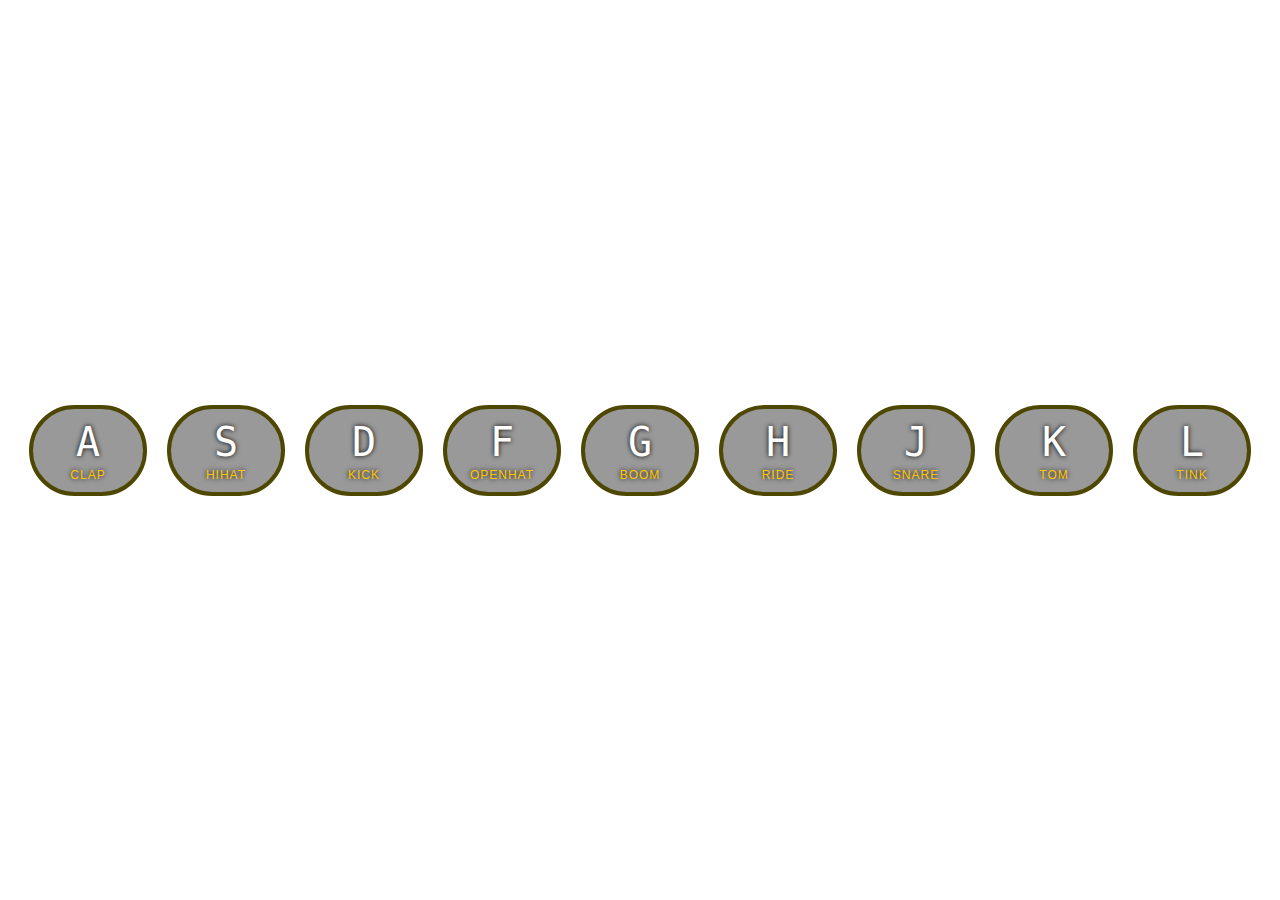
<file: 01 - JavaScript Drum Kit/index.html>
<!DOCTYPE html>
<html lang="en">
  <head>
    <meta charset="UTF-8" />
    <title>JS Drum Kit</title>
    <link rel="stylesheet" href="style.css" />
  </head>
  <body>
    <div class="keys">
      <div data-key="65" class="key">
        <kbd>A</kbd>
        <span class="sound">clap</span>
      </div>
      <div data-key="83" class="key">
        <kbd>S</kbd>
        <span class="sound">hihat</span>
      </div>
      <div data-key="68" class="key">
        <kbd>D</kbd>
        <span class="sound">kick</span>
      </div>
      <div data-key="70" class="key">
        <kbd>F</kbd>
        <span class="sound">openhat</span>
      </div>
      <div data-key="71" class="key">
        <kbd>G</kbd>
        <span class="sound">boom</span>
      </div>
      <div data-key="72" class="key">
        <kbd>H</kbd>
        <span class="sound">ride</span>
      </div>
      <div data-key="74" class="key">
        <kbd>J</kbd>
        <span class="sound">snare</span>
      </div>
      <div data-key="75" class="key">
        <kbd>K</kbd>
        <span class="sound">tom</span>
      </div>
      <div data-key="76" class="key">
        <kbd>L</kbd>
        <span class="sound">tink</span>
      </div>
    </div>

    <audio data-key="65" src="sounds/clap.wav"></audio>
    <audio data-key="83" src="sounds/hihat.wav"></audio>
    <audio data-key="68" src="sounds/kick.wav"></audio>
    <audio data-key="70" src="sounds/openhat.wav"></audio>
    <audio data-key="71" src="sounds/boom.wav"></audio>
    <audio data-key="72" src="sounds/ride.wav"></audio>
    <audio data-key="74" src="sounds/snare.wav"></audio>
    <audio data-key="75" src="sounds/tom.wav"></audio>
    <audio data-key="76" src="sounds/tink.wav"></audio>

    <script>
      function playSound(e) {
        const audio = document.querySelector(`audio[data-key="${e.keyCode}"]`);
        const key = document.querySelector(`.key[data-key="${e.keyCode}"]`);
        if (!audio) return;
        audio.currentTime = 0;
        audio.play();
        key.classList.add("playing");
      }

      function removeClass(e) {
        if (e.propertyName !== "transform") return;
        console.log(e.propertyName);
        this.classList.remove("playing");
      }
      const keys = document.querySelectorAll(".key");
      keys.forEach((key) => key.addEventListener("transitionend", removeClass));

      window.addEventListener("keydown", playSound);
    </script>
  </body>
</html>
</file>
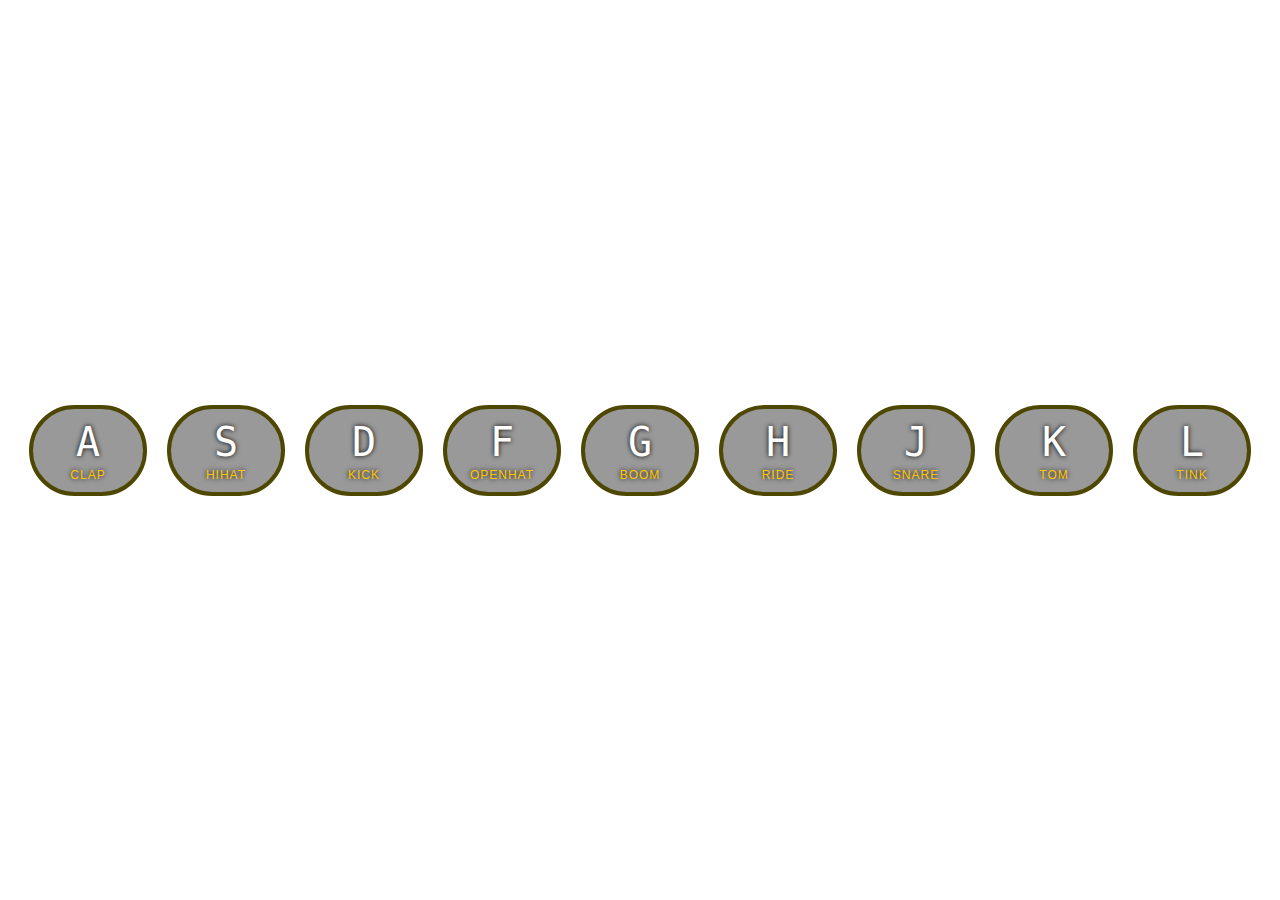
<file: 01-JavaScript Drum Kit/index.html>
<!DOCTYPE html>
<html lang="en">
  <head>
    <meta charset="UTF-8" />
    <title>Drum Kit</title>
    <link rel="stylesheet" href="style.css" />
  </head>
  <body>
    <div class="keys">
      <div data-key="65" class="key">
        <kbd>A</kbd>
        <span class="sound">clap</span>
      </div>
      <div data-key="83" class="key">
        <kbd>S</kbd>
        <span class="sound">hihat</span>
      </div>
      <div data-key="68" class="key">
        <kbd>D</kbd>
        <span class="sound">kick</span>
      </div>
      <div data-key="70" class="key">
        <kbd>F</kbd>
        <span class="sound">openhat</span>
      </div>
      <div data-key="71" class="key">
        <kbd>G</kbd>
        <span class="sound">boom</span>
      </div>
      <div data-key="72" class="key">
        <kbd>H</kbd>
        <span class="sound">ride</span>
      </div>
      <div data-key="74" class="key">
        <kbd>J</kbd>
        <span class="sound">snare</span>
      </div>
      <div data-key="75" class="key">
        <kbd>K</kbd>
        <span class="sound">tom</span>
      </div>
      <div data-key="76" class="key">
        <kbd>L</kbd>
        <span class="sound">tink</span>
      </div>
    </div>

    <audio data-key="65" src="sounds/clap.wav"></audio>
    <audio data-key="83" src="sounds/hihat.wav"></audio>
    <audio data-key="68" src="sounds/kick.wav"></audio>
    <audio data-key="70" src="sounds/openhat.wav"></audio>
    <audio data-key="71" src="sounds/boom.wav"></audio>
    <audio data-key="72" src="sounds/ride.wav"></audio>
    <audio data-key="74" src="sounds/snare.wav"></audio>
    <audio data-key="75" src="sounds/tom.wav"></audio>
    <audio data-key="76" src="sounds/tink.wav"></audio>

    <script>
      function playSound(e) {
        const audio = document.querySelector(`audio[data-key="${e.keyCode}"]`);
        const key = document.querySelector(`.key[data-key="${e.keyCode}"]`);
        if (!audio) return;
        audio.currentTime = 0;
        audio.play();
        key.classList.add("playing");
      }

      function removeClass(e) {
        if (e.propertyName !== "transform") return;
        console.log(e.propertyName);
        this.classList.remove("playing");
      }
      const keys = document.querySelectorAll(".key");
      keys.forEach((key) => key.addEventListener("transitionend", removeClass));

      window.addEventListener("keydown", playSound);
    </script>
  </body>
</html>
</file>
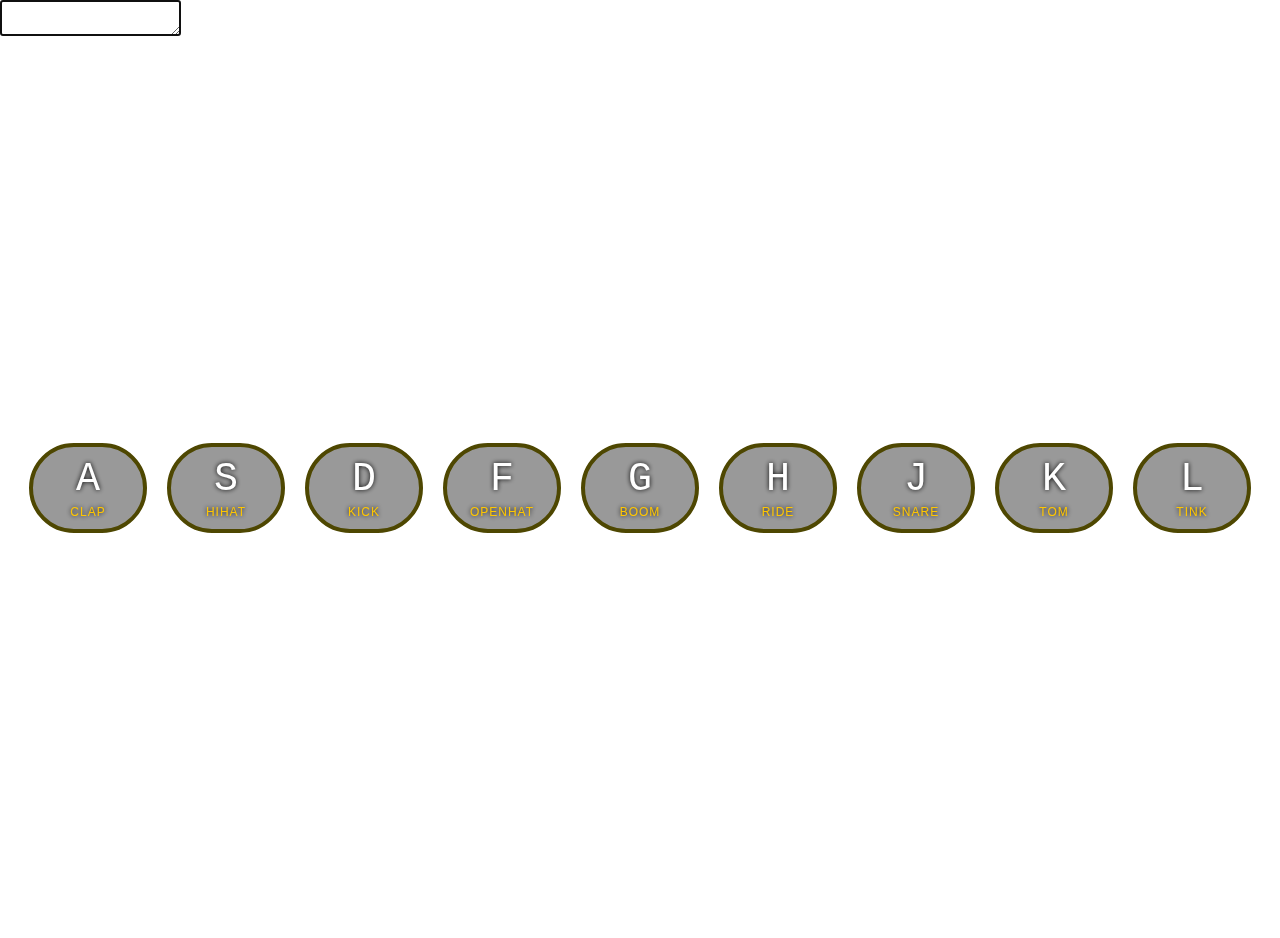
<file: 01-JavaScript-Drum-Kit/index.html>
<!DOCTYPE html>
<html lang="en">
  <head>
    <meta charset="UTF-8" />
    <title>Drum Kit</title>
    <link rel="stylesheet" href="style.css" />
  </head>
  <body>
    <textarea autofocus> </textarea>
    <div class="keys">
      <div data-key="65" class="key">
        <kbd>A</kbd>
        <span class="sound">clap</span>
      </div>
      <div data-key="83" class="key">
        <kbd>S</kbd>
        <span class="sound">hihat</span>
      </div>
      <div data-key="68" class="key">
        <kbd>D</kbd>
        <span class="sound">kick</span>
      </div>
      <div data-key="70" class="key">
        <kbd>F</kbd>
        <span class="sound">openhat</span>
      </div>
      <div data-key="71" class="key">
        <kbd>G</kbd>
        <span class="sound">boom</span>
      </div>
      <div data-key="72" class="key">
        <kbd>H</kbd>
        <span class="sound">ride</span>
      </div>
      <div data-key="74" class="key">
        <kbd>J</kbd>
        <span class="sound">snare</span>
      </div>
      <div data-key="75" class="key">
        <kbd>K</kbd>
        <span class="sound">tom</span>
      </div>
      <div data-key="76" class="key">
        <kbd>L</kbd>
        <span class="sound">tink</span>
      </div>
    </div>

    <audio data-key="65" src="sounds/clap.wav"></audio>
    <audio data-key="83" src="sounds/hihat.wav"></audio>
    <audio data-key="68" src="sounds/kick.wav"></audio>
    <audio data-key="70" src="sounds/openhat.wav"></audio>
    <audio data-key="71" src="sounds/boom.wav"></audio>
    <audio data-key="72" src="sounds/ride.wav"></audio>
    <audio data-key="74" src="sounds/snare.wav"></audio>
    <audio data-key="75" src="sounds/tom.wav"></audio>
    <audio data-key="76" src="sounds/tink.wav"></audio>

    <script>
      function playSound(e) {
        const audio = document.querySelector(`audio[data-key="${e.keyCode}"]`);
        const key = document.querySelector(`.key[data-key="${e.keyCode}"]`);
        if (!audio) return;
        audio.currentTime = 0;
        audio.play();
        key.classList.add("playing");
      }

      function removeClass(e) {
        if (e.propertyName !== "transform") return;
        console.log(e.propertyName);
        this.classList.remove("playing");
      }
      const keys = document.querySelectorAll(".key");
      keys.forEach((key) => key.addEventListener("transitionend", removeClass));

      window.addEventListener("keydown", playSound);
    </script>
  </body>
</html>
</file>
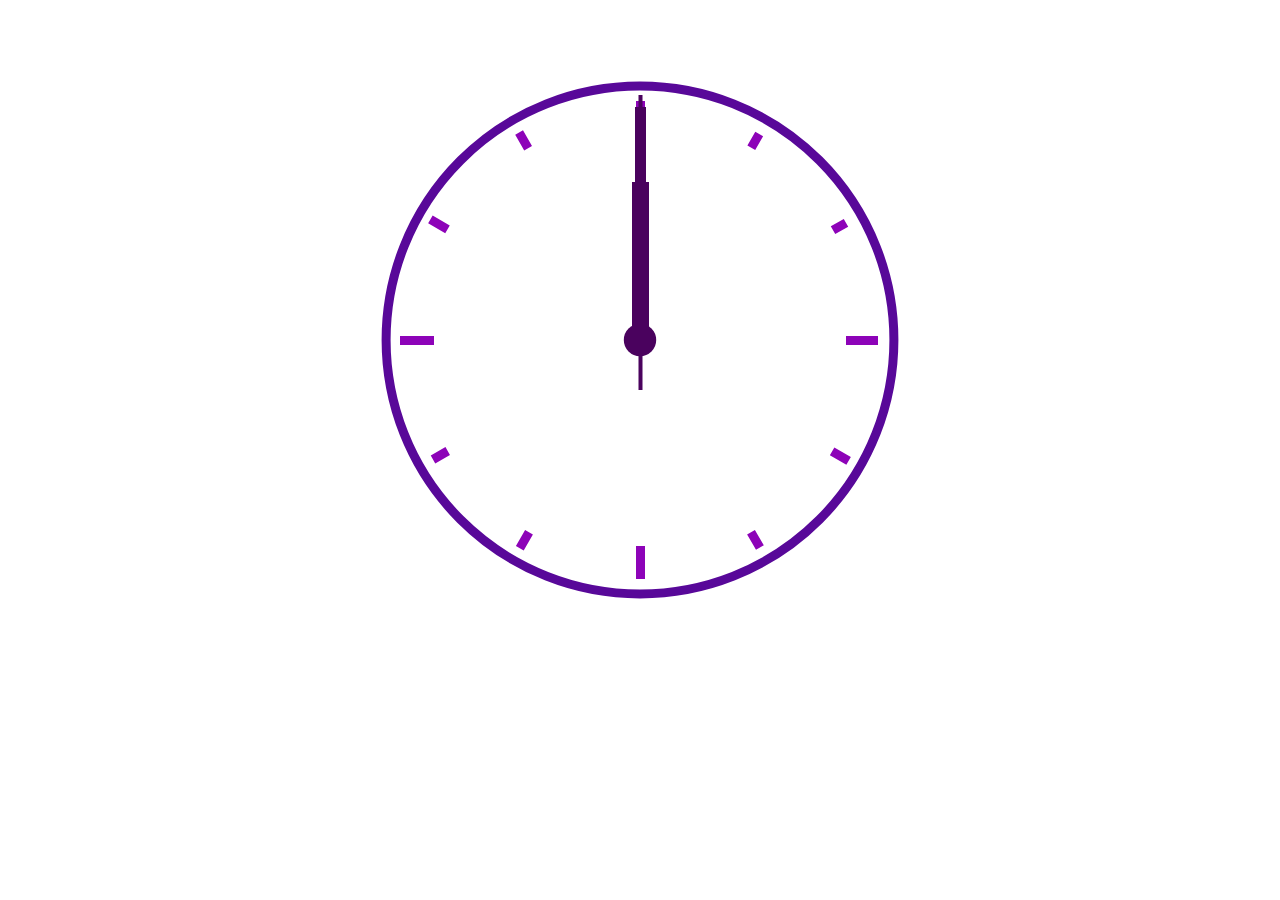
<file: 02-clock/index.html>
<!DOCTYPE html>
<html lang="en-US">
  <head>
    <meta charset="UTF-8" />
    <meta name="viewport" content="width=device-width, initial-scale=1" />
    <title>A Digital Analog Clock</title>
    <link rel="stylesheet" href="style.css" type="text/css" media="all" />
    <script src="script.js" defer></script>
  </head>

  <body>
    <main class="main">
      <div class="clockbox">
        <svg
          id="clock"
          xmlns="http://www.w3.org/2000/svg"
          width="600"
          height="600"
          viewBox="0 0 600 600"
        >
          <g id="face">
            <circle class="circle" cx="300" cy="300" r="253.9" />
            <path
              class="hour-marks"
              d="M300.5 94V61M506 300.5h32M300.5 506v33M94 300.5H60M411.3 107.8l7.9-13.8M493 190.2l13-7.4M492.1 411.4l16.5 9.5M411 492.3l8.9 15.3M189 492.3l-9.2 15.9M107.7 411L93 419.5M107.5 189.3l-17.1-9.9M188.1 108.2l-9-15.6"
            />
            <circle class="mid-circle" cx="300" cy="300" r="16.2" />
          </g>
          <g id="hour">
            <path class="hour-arm" d="M300.5 298V142" />
            <circle class="sizing-box" cx="300" cy="300" r="253.9" />
          </g>
          <g id="minute">
            <path class="minute-arm" d="M300.5 298V67" />
            <circle class="sizing-box" cx="300" cy="300" r="253.9" />
          </g>
          <g id="second">
            <path class="second-arm" d="M300.5 350V55" />
            <circle class="sizing-box" cx="300" cy="300" r="253.9" />
          </g>
        </svg>
      </div>
      <!-- .clockbox -->
    </main>
  </body>
</html>
</file>
<file: 01 - JavaScript Drum Kit/style.css>
html {
  font-size: 10px;
  background: url(https://cdn.shopify.com/s/files/1/0129/7698/0032/articles/Free-Drum-Kits-Yoast_720x.jpg)
    bottom center;
  background-size: cover;
}

body,
html {
  margin: 0;
  padding: 0;
  font-family: sans-serif;
}

.keys {
  display: flex;
  flex: 1;
  min-height: 100vh;
  align-items: center;
  justify-content: center;
}

.key {
  border: 0.4rem solid rgb(78, 71, 1);
  border-radius: 20rem;
  margin: 1rem;
  font-size: 1.5rem;
  padding: 1rem 0.5rem;
  transition: all 0.07s ease;
  width: 10rem;
  text-align: center;
  color: white;
  background: rgba(0, 0, 0, 0.4);
  text-shadow: 0 0 0.5rem black;
}

.playing {
  transform: scale(1.1);
  border-color: #ffc600;
  box-shadow: 0 0 1rem #ffc600;
}

kbd {
  display: block;
  font-size: 4rem;
}

.sound {
  font-size: 1.2rem;
  text-transform: uppercase;
  letter-spacing: 0.1rem;
  color: #ffc600;
}
</file>
<file: 01-JavaScript Drum Kit/style.css>
html {
  font-size: 10px;
  background: url(https://cdn.shopify.com/s/files/1/0129/7698/0032/articles/Free-Drum-Kits-Yoast_720x.jpg)
    bottom center;
  background-size: cover;
}

body,
html {
  margin: 0;
  padding: 0;
  font-family: sans-serif;
}

.keys {
  display: flex;
  flex: 1;
  min-height: 100vh;
  align-items: center;
  justify-content: center;
}

.key {
  border: 0.4rem solid rgb(78, 71, 1);
  border-radius: 20rem;
  margin: 1rem;
  font-size: 1.5rem;
  padding: 1rem 0.5rem;
  transition: all 0.07s ease;
  width: 10rem;
  text-align: center;
  color: white;
  background: rgba(0, 0, 0, 0.4);
  text-shadow: 0 0 0.5rem black;
}

.playing {
  transform: scale(1.1);
  border-color: #ffc600;
  box-shadow: 0 0 1rem #ffc600;
}

kbd {
  display: block;
  font-size: 4rem;
}

.sound {
  font-size: 1.2rem;
  text-transform: uppercase;
  letter-spacing: 0.1rem;
  color: #ffc600;
}
</file>
<file: 01-JavaScript-Drum-Kit/style.css>
html {
  font-size: 10px;
  background: url(https://cdn.shopify.com/s/files/1/0129/7698/0032/articles/Free-Drum-Kits-Yoast_720x.jpg)
    bottom center;
  background-size: cover;
}

body,
html {
  margin: 0;
  padding: 0;
  font-family: sans-serif;
}

.keys {
  display: flex;
  flex: 1;
  min-height: 100vh;
  align-items: center;
  justify-content: center;
}

.key {
  border: 0.4rem solid rgb(78, 71, 1);
  border-radius: 20rem;
  margin: 1rem;
  font-size: 1.5rem;
  padding: 1rem 0.5rem;
  transition: all 0.07s ease;
  width: 10rem;
  text-align: center;
  color: white;
  background: rgba(0, 0, 0, 0.4);
  text-shadow: 0 0 0.5rem black;
}

.playing {
  transform: scale(1.1);
  border-color: #ffc600;
  box-shadow: 0 0 1rem #ffc600;
}

kbd {
  display: block;
  font-size: 4rem;
}

.sound {
  font-size: 1.2rem;
  text-transform: uppercase;
  letter-spacing: 0.1rem;
  color: #ffc600;
}
</file>
<file: 02-clock/style.css>
/* Layout */
.main {
  display: flex;
  padding: 2em;
  height: 90vh;
  justify-content: center;
  align-items: middle;
}

.clockbox,
#clock {
  width: 100%;
}

/* Clock styles */
.circle {
  fill: none;
  stroke: rgb(88, 8, 153);
  stroke-width: 9;
  stroke-miterlimit: 10;
}

.mid-circle {
  fill: rgb(74, 2, 94);
}
.hour-marks {
  fill: none;
  stroke: rgb(141, 3, 184);
  stroke-width: 9;
  stroke-miterlimit: 10;
}

.hour-arm {
  fill: none;
  stroke: rgb(74, 2, 94);
  stroke-width: 17;
  stroke-miterlimit: 10;
}

.minute-arm {
  fill: none;
  stroke: rgb(74, 2, 94);
  stroke-width: 11;
  stroke-miterlimit: 10;
}

.second-arm {
  fill: none;
  stroke: rgb(74, 2, 94);
  stroke-width: 4;
  stroke-miterlimit: 10;
}

/* Transparent box ensuring arms center properly. */
.sizing-box {
  fill: none;
}

/* Make all arms rotate around the same center point. */
/* Optional: Use transition for animation. */
#hour,
#minute,
#second {
  transform-origin: 300px 300px;
  /* transition: transform 0.5s ease-in-out; */
}
</file>
